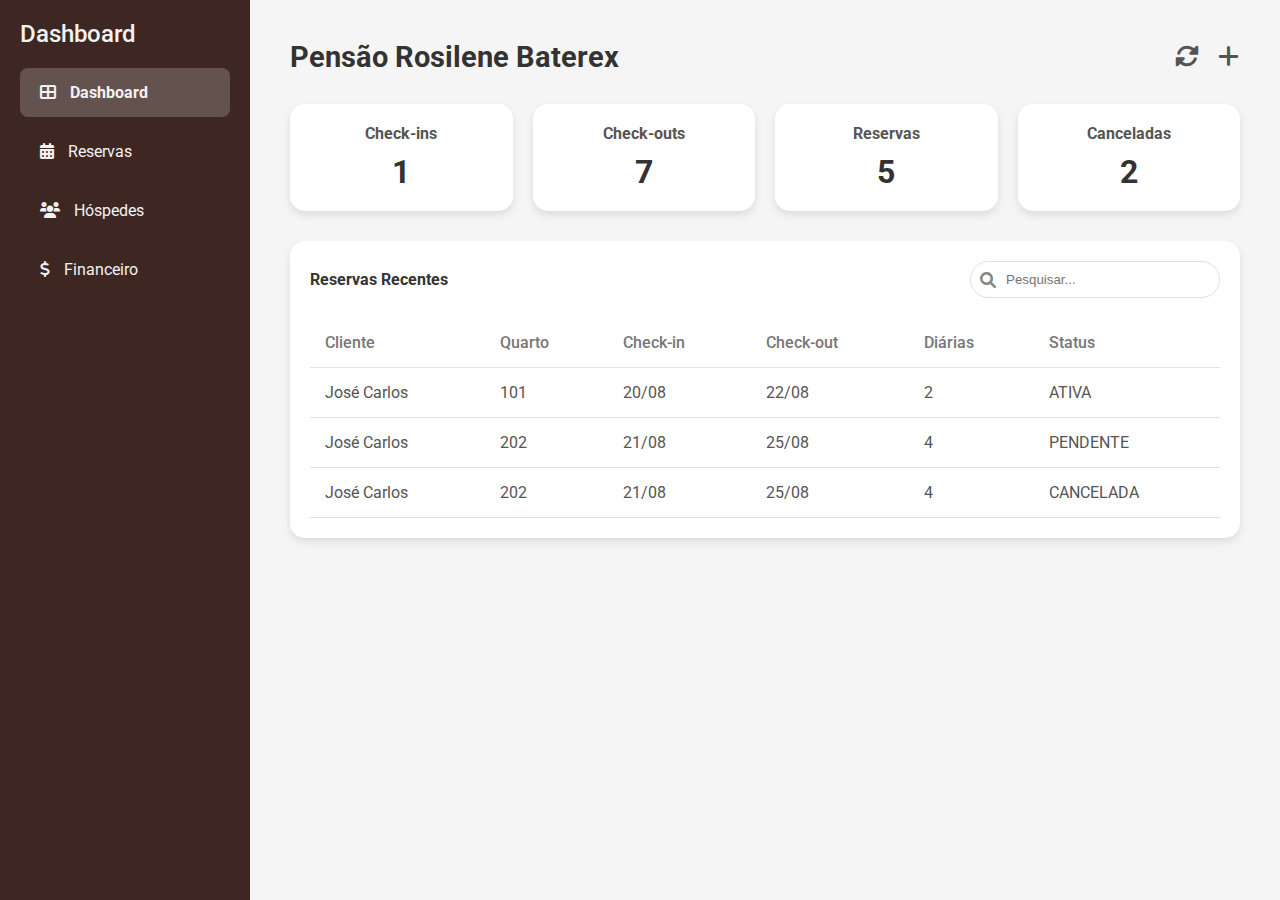
<file: index.html>
<!DOCTYPE html>
<html lang="pt-br">
<head>
    <meta charset="UTF-8">
    <meta name="viewport" content="width=device-width, initial-scale=1.0">
    <title>Pensão Rosilene Baterex | Dashboard</title>
    <link rel="stylesheet" href="style.css">
    <link rel="stylesheet" href="https://cdnjs.cloudflare.com/ajax/libs/font-awesome/6.0.0-beta3/css/all.min.css">
</head>
<body>
    <div class="container">
        <aside class="sidebar">
            <div class="sidebar-header">
                <h3>Dashboard</h3>
            </div>
            <nav class="sidebar-nav">
                <ul>
                    <li class="active"><a href="index.html"><i class="fas fa-th-large"></i> Dashboard</a></li>
                    <li><a href="reservas.html"><i class="fas fa-calendar-alt"></i> Reservas</a></li>
                    <li><a href="hospedes.html"><i class="fas fa-users"></i> Hóspedes</a></li>
                    <li><a href="financeiro.html"><i class="fas fa-dollar-sign"></i> Financeiro</a></li>
                </ul>
            </nav>
            <div class="sidebar-footer">
            </div>
        </aside>

        <main class="main-content">
            <header class="main-header">
                <h2>Pensão Rosilene Baterex</h2>
                <div class="header-actions">
                    <button><i class="fas fa-sync-alt"></i></button>
                    <button><i class="fas fa-plus"></i></button>
                </div>
            </header>

            <section class="summary-cards">
                <div class="card">
                    <h4>Check-ins</h4>
                    <p>1</p>
                </div>
                <div class="card">
                    <h4>Check-outs</h4>
                    <p>7</p>
                </div>
                <div class="card">
                    <h4>Reservas</h4>
                    <p>5</p>
                </div>
                <div class="card">
                    <h4>Canceladas</h4>
                    <p>2</p>
                </div>
            </section>

            <section class="recent-reservations">
                <div class="table-header">
                    <h4>Reservas Recentes</h4>
                    <div class="search-box">
                        <i class="fas fa-search"></i>
                        <input type="text" placeholder="Pesquisar...">
                    </div>
                </div>
                <table class="reservations-table">
                    <thead>
                        <tr>
                            <th>Cliente</th>
                            <th>Quarto</th>
                            <th>Check-in</th>
                            <th>Check-out</th>
                            <th>Diárias</th>
                            <th>Status</th>
                        </tr>
                    </thead>
                    <tbody>
                        <tr>
                            <td>José Carlos</td>
                            <td>101</td>
                            <td>20/08</td>
                            <td>22/08</td>
                            <td>2</td>
                            <td>ATIVA</td>
                        </tr>
                        <tr>
                            <td>José Carlos</td>
                            <td>202</td>
                            <td>21/08</td>
                            <td>25/08</td>
                            <td>4</td>
                            <td>PENDENTE</td>
                        </tr>
                        <tr>
                            <td>José Carlos</td>
                            <td>202</td>
                            <td>21/08</td>
                            <td>25/08</td>
                            <td>4</td>
                            <td>CANCELADA</td>
                        </tr>
                    </tbody>
                </table>
            </section>
        </main>
    </div>
</body>
</html>
</file>
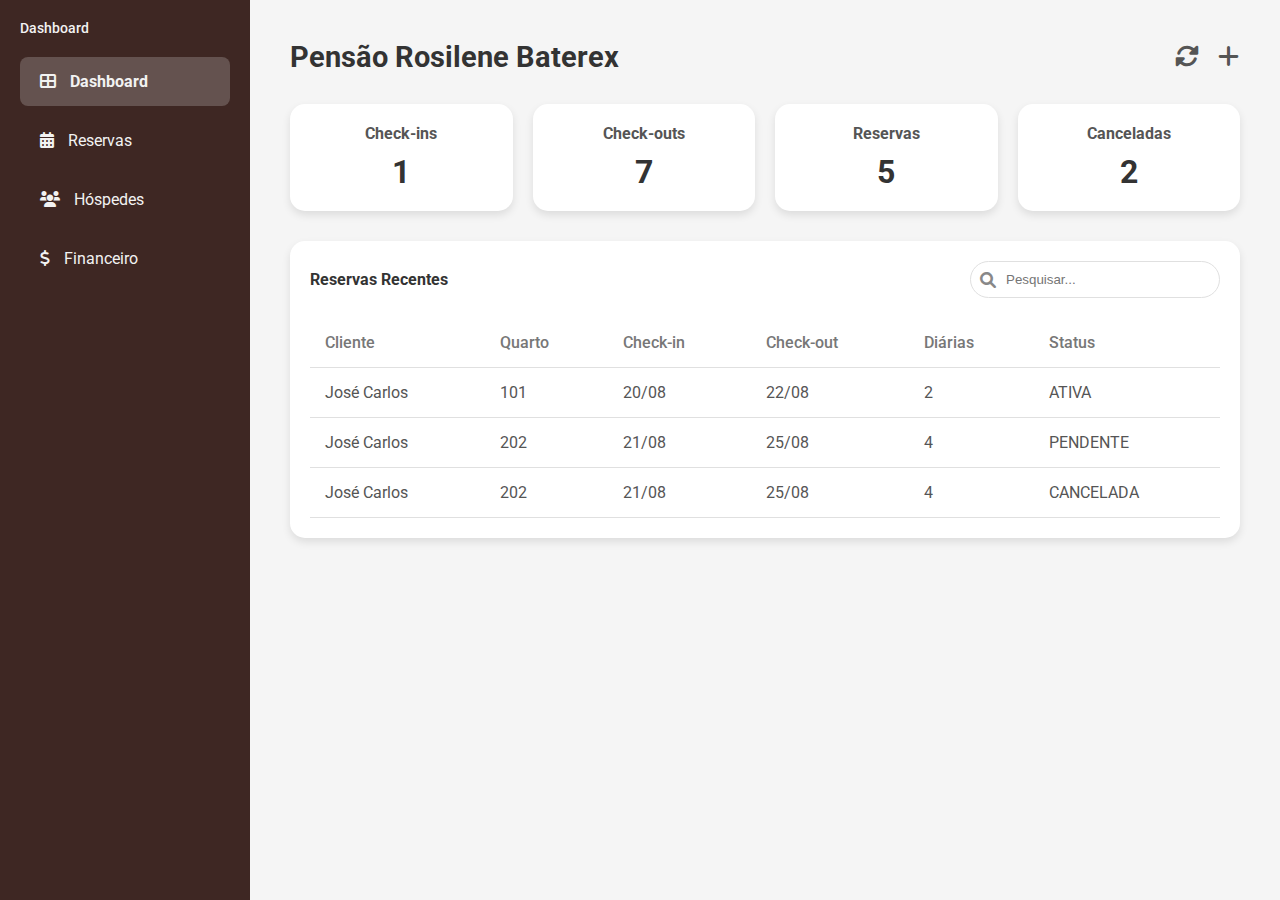
<file: HTML/index.html>
<!DOCTYPE html>
<html lang="pt-br">
<head>
    <meta charset="UTF-8">
    <meta name="viewport" content="width=device-width, initial-scale=1.0">
    <title>Pensão Rosilene Baterex | Dashboard</title>
    <link rel="stylesheet" href="../css/style.css">
    <link rel="stylesheet" href="https://cdnjs.cloudflare.com/ajax/libs/font-awesome/6.0.0-beta3/css/all.min.css">
</head>
<body>
    <div class="container">
        <aside class="sidebar">
            <div class="sidebar-header">
                <h3>Dashboard</h3>
            </div>
            <nav class="sidebar-nav">
                <ul>
                    <li class="active"><a href="index.html"><i class="fas fa-th-large"></i> Dashboard</a></li>
                    <li><a href="reservas.html"><i class="fas fa-calendar-alt"></i> Reservas</a></li>
                    <li><a href="hospedes.html"><i class="fas fa-users"></i> Hóspedes</a></li>
                    <li><a href="financeiro.html"><i class="fas fa-dollar-sign"></i> Financeiro</a></li>
                </ul>
            </nav>
            <div class="sidebar-footer">
            </div>
        </aside>

        <main class="main-content">
            <header class="main-header">
                <h2>Pensão Rosilene Baterex</h2>
                <div class="header-actions">
                    <button><i class="fas fa-sync-alt"></i></button>
                    <button><i class="fas fa-plus"></i></button>
                </div>
            </header>

            <section class="summary-cards">
                <div class="card">
                    <h4>Check-ins</h4>
                    <p>1</p>
                </div>
                <div class="card">
                    <h4>Check-outs</h4>
                    <p>7</p>
                </div>
                <div class="card">
                    <h4>Reservas</h4>
                    <p>5</p>
                </div>
                <div class="card">
                    <h4>Canceladas</h4>
                    <p>2</p>
                </div>
            </section>

            <section class="recent-reservations">
                <div class="table-header">
                    <h4>Reservas Recentes</h4>
                    <div class="search-box">
                        <i class="fas fa-search"></i>
                        <input type="text" placeholder="Pesquisar...">
                    </div>
                </div>
                <table class="reservations-table">
                    <thead>
                        <tr>
                            <th>Cliente</th>
                            <th>Quarto</th>
                            <th>Check-in</th>
                            <th>Check-out</th>
                            <th>Diárias</th>
                            <th>Status</th>
                        </tr>
                    </thead>
                    <tbody>
                        <tr>
                            <td>José Carlos</td>
                            <td>101</td>
                            <td>20/08</td>
                            <td>22/08</td>
                            <td>2</td>
                            <td>ATIVA</td>
                        </tr>
                        <tr>
                            <td>José Carlos</td>
                            <td>202</td>
                            <td>21/08</td>
                            <td>25/08</td>
                            <td>4</td>
                            <td>PENDENTE</td>
                        </tr>
                        <tr>
                            <td>José Carlos</td>
                            <td>202</td>
                            <td>21/08</td>
                            <td>25/08</td>
                            <td>4</td>
                            <td>CANCELADA</td>
                        </tr>
                    </tbody>
                </table>
            </section>
        </main>
    </div>
</body>
</html>
</file>
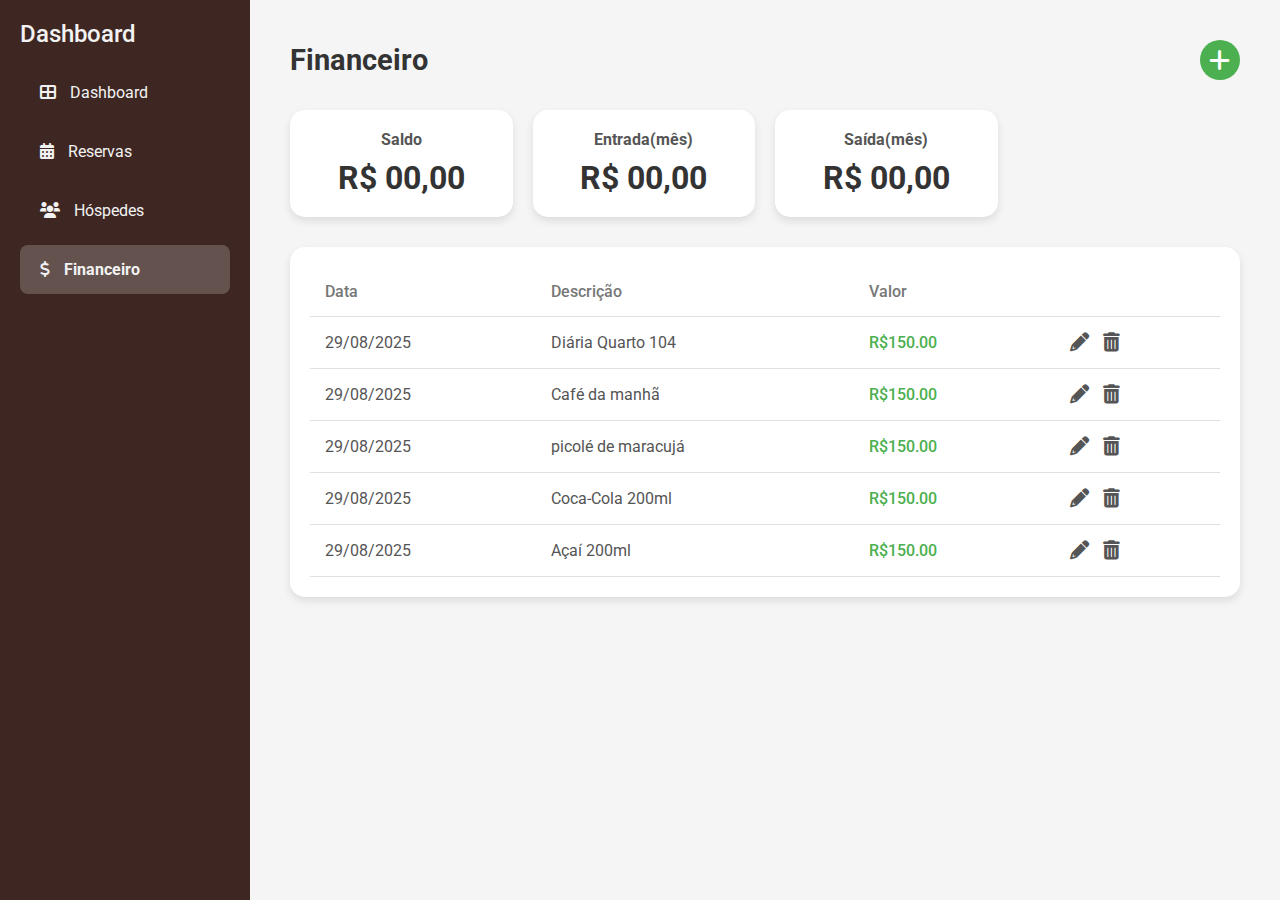
<file: Financeiro.html>
<!DOCTYPE html>
<html lang="pt-br">
<head>
    <meta charset="UTF-8">
    <meta name="viewport" content="width=device-width, initial-scale=1.0">
    <title>Pensão Rosilene Baterex | Financeiro</title>
    <link rel="stylesheet" href="style.css">
    <link rel="stylesheet" href="https://cdnjs.cloudflare.com/ajax/libs/font-awesome/6.0.0-beta3/css/all.min.css">
</head>
<body>
    <div class="container">
        <aside class="sidebar">
            <div class="sidebar-header">
                <h3>Dashboard</h3>
            </div>
            <nav class="sidebar-nav">
                <ul>
                    <li><a href="index.html"><i class="fas fa-th-large"></i> Dashboard</a></li>
                    <li><a href="reservas.html"><i class="fas fa-calendar-alt"></i> Reservas</a></li>
                    <li><a href="hospedes.html"><i class="fas fa-users"></i> Hóspedes</a></li>
                    <li class="active"><a href="financeiro.html"><i class="fas fa-dollar-sign"></i> Financeiro</a></li>
                </ul>
            </nav>
            <div class="sidebar-footer">
            </div>
        </aside>

        <main class="main-content">
            <header class="main-header">
                <h2>Financeiro</h2>
                <button class="btn-add"><i class="fas fa-plus"></i></button>
            </header>

            <section class="summary-cards">
                <div class="card">
                    <h4>Saldo</h4>
                    <p>R$ 00,00</p>
                </div>
                <div class="card">
                    <h4>Entrada(mês)</h4>
                    <p>R$ 00,00</p>
                </div>
                <div class="card">
                    <h4>Saída(mês)</h4>
                    <p>R$ 00,00</p>
                </div>
            </section>

            <section class="recent-reservations">
                <table class="reservations-table">
                    <thead>
                        <tr>
                            <th>Data</th>
                            <th>Descrição</th>
                            <th>Valor</th>
                            <th></th>
                        </tr>
                    </thead>
                    <tbody>
                        <tr>
                            <td>29/08/2025</td>
                            <td>Diária Quarto 104</td>
                            <td class="finance-value-green">R$150.00</td>
                            <td class="finance-actions">
                                <i class="fas fa-pencil-alt"></i>
                                <i class="fas fa-trash-alt"></i>
                            </td>
                        </tr>
                        <tr>
                            <td>29/08/2025</td>
                            <td>Café da manhã</td>
                            <td class="finance-value-green">R$150.00</td>
                            <td class="finance-actions">
                                <i class="fas fa-pencil-alt"></i>
                                <i class="fas fa-trash-alt"></i>
                            </td>
                        </tr>
                        <tr>
                            <td>29/08/2025</td>
                            <td>picolé de maracujá</td>
                            <td class="finance-value-green">R$150.00</td>
                            <td class="finance-actions">
                                <i class="fas fa-pencil-alt"></i>
                                <i class="fas fa-trash-alt"></i>
                            </td>
                        </tr>
                        <tr>
                            <td>29/08/2025</td>
                            <td>Coca-Cola 200ml</td>
                            <td class="finance-value-green">R$150.00</td>
                            <td class="finance-actions">
                                <i class="fas fa-pencil-alt"></i>
                                <i class="fas fa-trash-alt"></i>
                            </td>
                        </tr>
                        <tr>
                            <td>29/08/2025</td>
                            <td>Açaí 200ml</td>
                            <td class="finance-value-green">R$150.00</td>
                            <td class="finance-actions">
                                <i class="fas fa-pencil-alt"></i>
                                <i class="fas fa-trash-alt"></i>
                            </td>
                        </tr>
                    </tbody>
                </table>
            </section>
        </main>
    </div>
</body>
</html>
</file>
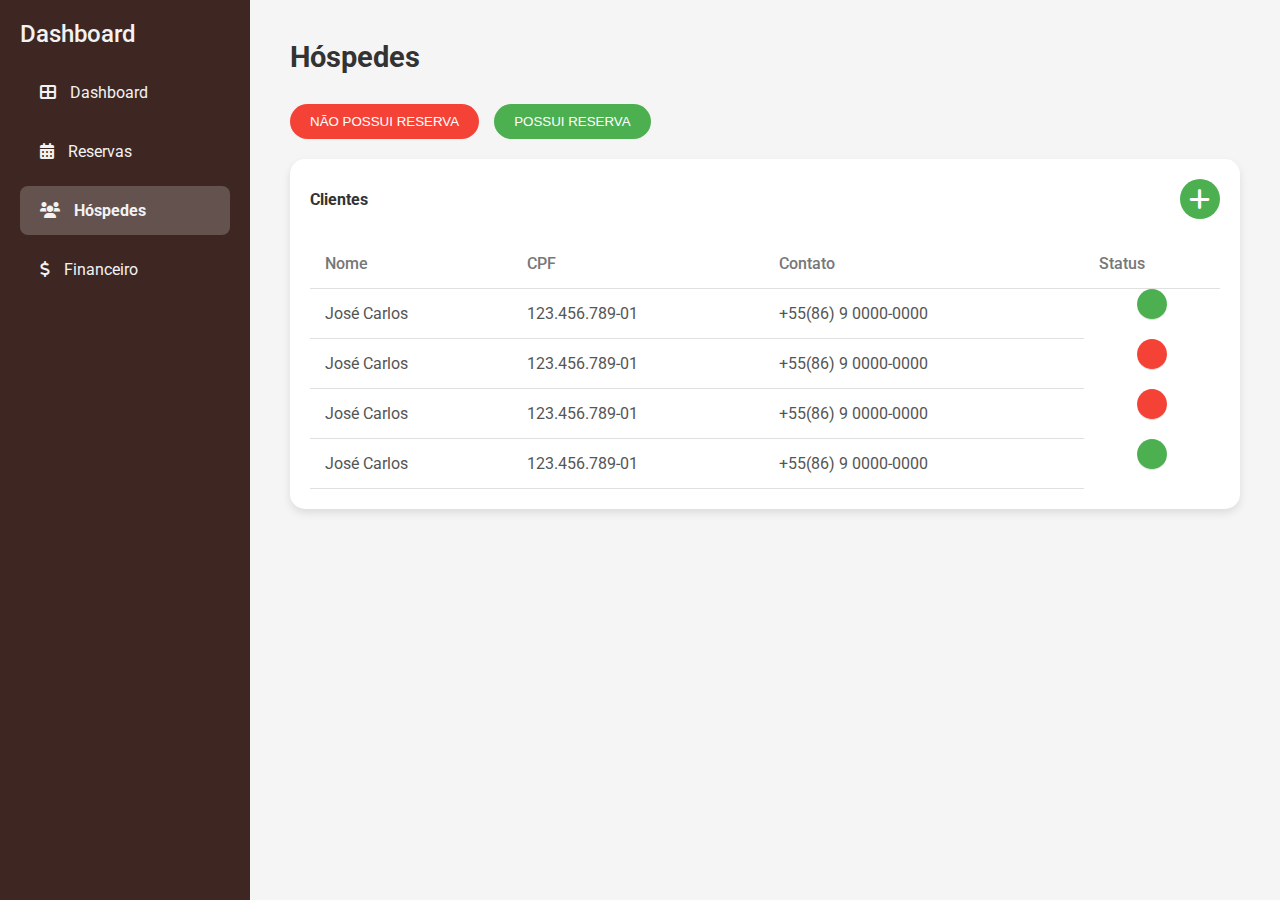
<file: Hospedes.html>
<!DOCTYPE html>
<html lang="pt-br">
<head>
    <meta charset="UTF-8">
    <meta name="viewport" content="width=device-width, initial-scale=1.0">
    <title>Pensão Rosilene Baterex | Hóspedes</title>
    <link rel="stylesheet" href="style.css">
    <link rel="stylesheet" href="https://cdnjs.cloudflare.com/ajax/libs/font-awesome/6.0.0-beta3/css/all.min.css">
</head>
<body>
    <div class="container">
        <aside class="sidebar">
            <div class="sidebar-header">
                <h3>Dashboard</h3>
            </div>
            <nav class="sidebar-nav">
                <ul>
                    <li><a href="index.html"><i class="fas fa-th-large"></i> Dashboard</a></li>
                    <li><a href="reservas.html"><i class="fas fa-calendar-alt"></i> Reservas</a></li>
                    <li class="active"><a href="hospedes.html"><i class="fas fa-users"></i> Hóspedes</a></li>
                    <li><a href="financeiro.html"><i class="fas fa-dollar-sign"></i> Financeiro</a></li>
                </ul>
            </nav>
            <div class="sidebar-footer">
            </div>
        </aside>

        <main class="main-content">
            <header class="main-header">
                <h2>Hóspedes</h2>
            </header>

            <section class="action-buttons">
                <button class="btn btn-red">NÃO POSSUI RESERVA</button>
                <button class="btn btn-green">POSSUI RESERVA</button>
            </section>
            
            <section class="recent-reservations">
                <div class="table-header">
                    <h4>Clientes</h4>
                    <button class="btn-add"><i class="fas fa-plus"></i></button>
                </div>
                <table class="reservations-table">
                    <thead>
                        <tr>
                            <th>Nome</th>
                            <th>CPF</th>
                            <th>Contato</th>
                            <th>Status</th>
                        </tr>
                    </thead>
                    <tbody>
                        <tr>
                            <td>José Carlos</td>
                            <td>123.456.789-01</td>
                            <td>+55(86) 9 0000-0000</td>
                            <td class="status-green"></td>
                        </tr>
                        <tr>
                            <td>José Carlos</td>
                            <td>123.456.789-01</td>
                            <td>+55(86) 9 0000-0000</td>
                            <td class="status-red"></td>
                        </tr>
                         <tr>
                            <td>José Carlos</td>
                            <td>123.456.789-01</td>
                            <td>+55(86) 9 0000-0000</td>
                            <td class="status-red"></td>
                        </tr>
                        <tr>
                            <td>José Carlos</td>
                            <td>123.456.789-01</td>
                            <td>+55(86) 9 0000-0000</td>
                            <td class="status-green"></td>
                        </tr>
                    </tbody>
                </table>
            </section>
        </main>
    </div>
</body>
</html>
</file>
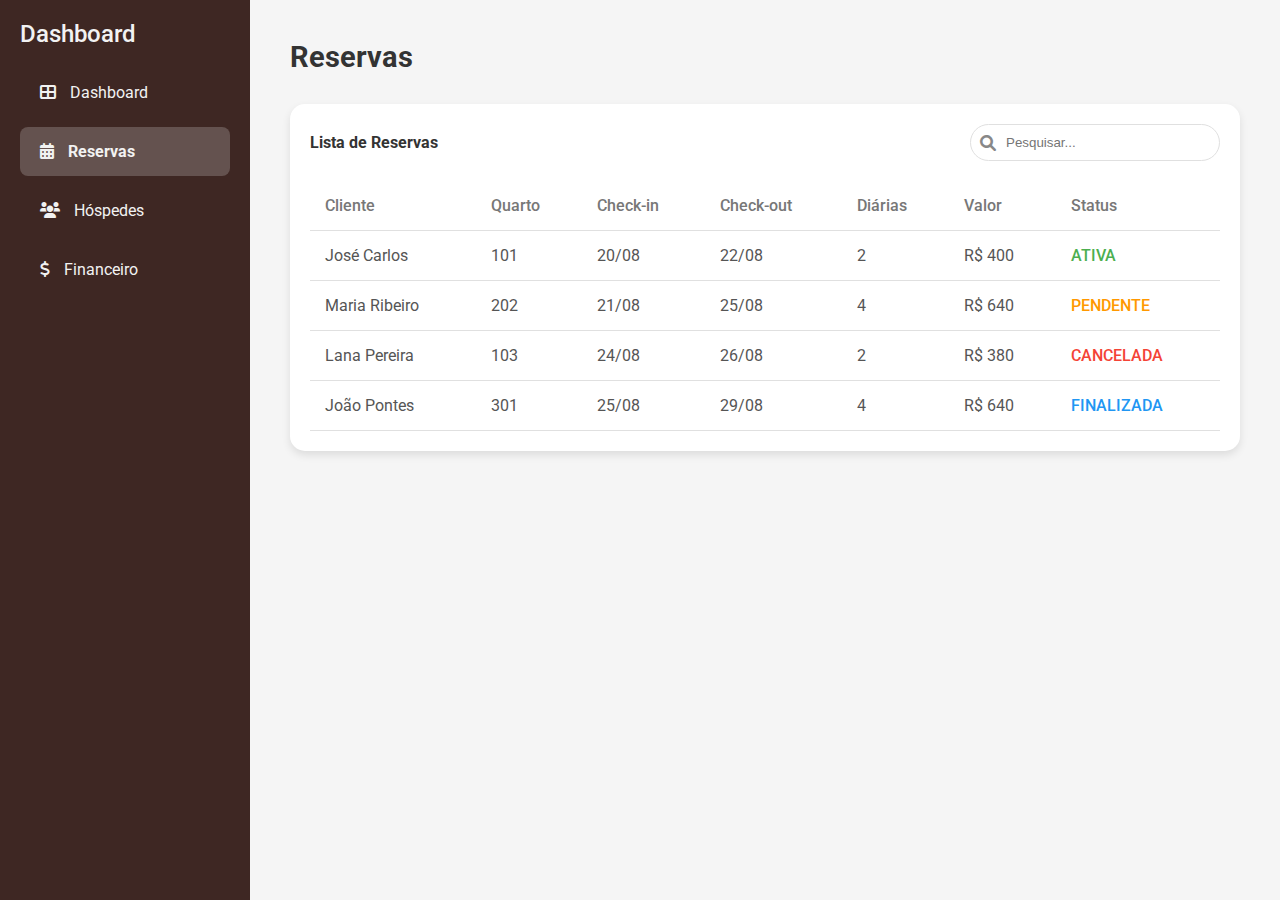
<file: Reservas.html>
<!DOCTYPE html>
<html lang="pt-br">
<head>
    <meta charset="UTF-8">
    <meta name="viewport" content="width=device-width, initial-scale=1.0">
    <title>Pensão Rosilene Baterex | Reservas</title>
    <link rel="stylesheet" href="style.css">
    <link rel="stylesheet" href="https://cdnjs.cloudflare.com/ajax/libs/font-awesome/6.0.0-beta3/css/all.min.css">
</head>
<body>
    <div class="container">
        <aside class="sidebar">
            <div class="sidebar-header">
                <h3>Dashboard</h3>
            </div>
            <nav class="sidebar-nav">
                <ul>
                    <li><a href="index.html"><i class="fas fa-th-large"></i> Dashboard</a></li>
                    <li class="active"><a href="reservas.html"><i class="fas fa-calendar-alt"></i> Reservas</a></li>
                    <li><a href="hospedes.html"><i class="fas fa-users"></i> Hóspedes</a></li>
                    <li><a href="financeiro.html"><i class="fas fa-dollar-sign"></i> Financeiro</a></li>
                </ul>
            </nav>
            <div class="sidebar-footer">
            </div>
        </aside>

        <main class="main-content">
            <header class="main-header">
                <h2>Reservas</h2>
            </header>
            
            <section class="recent-reservations">
                <div class="table-header">
                    <h4>Lista de Reservas</h4>
                    <div class="search-box">
                        <i class="fas fa-search"></i>
                        <input type="text" placeholder="Pesquisar...">
                    </div>
                </div>
                <table class="reservations-table">
                    <thead>
                        <tr>
                            <th>Cliente</th>
                            <th>Quarto</th>
                            <th>Check-in</th>
                            <th>Check-out</th>
                            <th>Diárias</th>
                            <th>Valor</th>
                            <th>Status</th>
                        </tr>
                    </thead>
                    <tbody>
                        <tr>
                            <td>José Carlos</td>
                            <td>101</td>
                            <td>20/08</td>
                            <td>22/08</td>
                            <td>2</td>
                            <td>R$ 400</td>
                            <td class="status-active">ATIVA</td>
                        </tr>
                        <tr>
                            <td>Maria Ribeiro</td>
                            <td>202</td>
                            <td>21/08</td>
                            <td>25/08</td>
                            <td>4</td>
                            <td>R$ 640</td>
                            <td class="status-pending">PENDENTE</td>
                        </tr>
                         <tr>
                            <td>Lana Pereira</td>
                            <td>103</td>
                            <td>24/08</td>
                            <td>26/08</td>
                            <td>2</td>
                            <td>R$ 380</td>
                            <td class="status-cancelled">CANCELADA</td>
                        </tr>
                        <tr>
                            <td>João Pontes</td>
                            <td>301</td>
                            <td>25/08</td>
                            <td>29/08</td>
                            <td>4</td>
                            <td>R$ 640</td>
                            <td class="status-finished">FINALIZADA</td>
                        </tr>
                    </tbody>
                </table>
            </section>
        </main>
    </div>
</body>
</html>
</file>
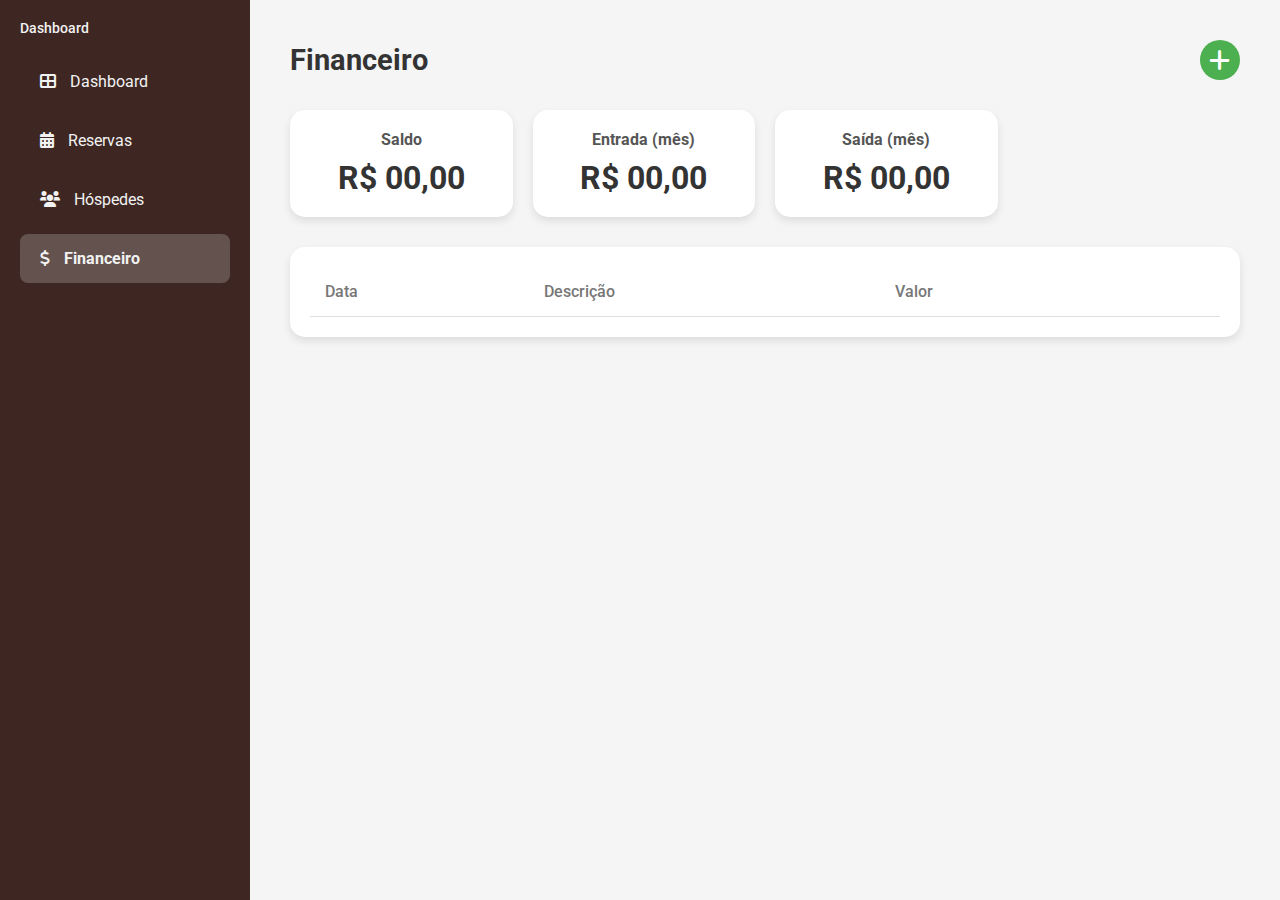
<file: HTML/Financeiro.html>
<!DOCTYPE html>
<html lang="pt-br">

<head>
    <meta charset="UTF-8">
    <meta name="viewport" content="width=device-width, initial-scale=1.0">
    <title>Pensão Rosilene Baterex | Financeiro</title>
    <link rel="stylesheet" href="../css/style.css">
    <link rel="stylesheet" href="../css/dialogFinance.css">
    <link rel="stylesheet" href="https://cdnjs.cloudflare.com/ajax/libs/font-awesome/6.0.0-beta3/css/all.min.css">
</head>

<body>
    <div class="container">
        <aside class="sidebar">
            <div class="sidebar-header">
                <h3>Dashboard</h3>
            </div>
            <nav class="sidebar-nav">
                <ul>
                    <li><a href="index.html"><i class="fas fa-th-large"></i> Dashboard</a></li>
                    <li><a href="reservas.html"><i class="fas fa-calendar-alt"></i> Reservas</a></li>
                    <li><a href="hospedes.html"><i class="fas fa-users"></i> Hóspedes</a></li>
                    <li class="active"><a href="financeiro.html"><i class="fas fa-dollar-sign"></i> Financeiro</a></li>
                </ul>
            </nav>
        </aside>
        <main class="main-content">
            <header class="main-header">
                <h2>Financeiro</h2> <button class="btn-add" id="btn-open-dialog"><i class="fas fa-plus"></i></button>
            </header>
            <section class="summary-cards">
                <div class="card">
                    <h4>Saldo</h4>
                    <p id="card-saldo">R$ 00,00</p>
                </div>
                <div class="card">
                    <h4>Entrada (mês)</h4>
                    <p id="card-entrada">R$ 00,00</p>
                </div>
                <div class="card">
                    <h4>Saída (mês)</h4>
                    <p id="card-saida">R$ 00,00</p>
                </div>
            </section>
            <section class="recent-reservations">
                <table class="reservations-table">
                    <thead>
                        <tr>
                            <th>Data</th>
                            <th>Descrição</th>
                            <th>Valor</th>
                            <th></th>
                        </tr>
                    </thead>
                    <tbody id="finance-tbody"></tbody>
                </table>
            </section> <!-- Dialog -->
           <dialog id="finance-dialog" class="finance-dialog">
    <form id="finance-form">
        <h3>Adicionar Movimento</h3>

        <label for="pagamento-hospede">Hóspede:</label>
        <select id="pagamento-hospede" required>
            <option value="">Selecione um hóspede</option>
        </select>

        <label for="pagamento-reserva">Reserva:</label>
        <select id="pagamento-reserva" required disabled>
            <option value="">Selecione uma reserva</option>
        </select>

        <label for="finance-metodo">Método de pagamento:</label>
        <select id="finance-metodo" required>
            <option value="PIX">PIX</option>
            <option value="DINHEIRO">DINHEIRO</option>
            <option value="CARTAO">CARTAO</option>
            <option value="BOLETO">BOLETO</option>
        </select>

        <label for="finance-valor">Valor (R$):</label>
        <input type="number" id="finance-valor" step="0.01" required>

        <label for="finance-data">Data:</label>
        <input type="date" id="finance-data" required>

        <div class="dialog-actions">
            <button type="submit" class="btn-confirmar">Adicionar</button>
            <button type="button" id="btn-cancelar" class="btn-cancelar">Cancelar</button>
        </div>
    </form>
</dialog>
        </main>
    </div>
    <script src="../scripts/APIs/HttpAPI.js"></script>
    <script src="../scripts/Finance.js"></script>
    <script src="../scripts/ListarPagamentos.js"></script>
</body>

</html>
</file>
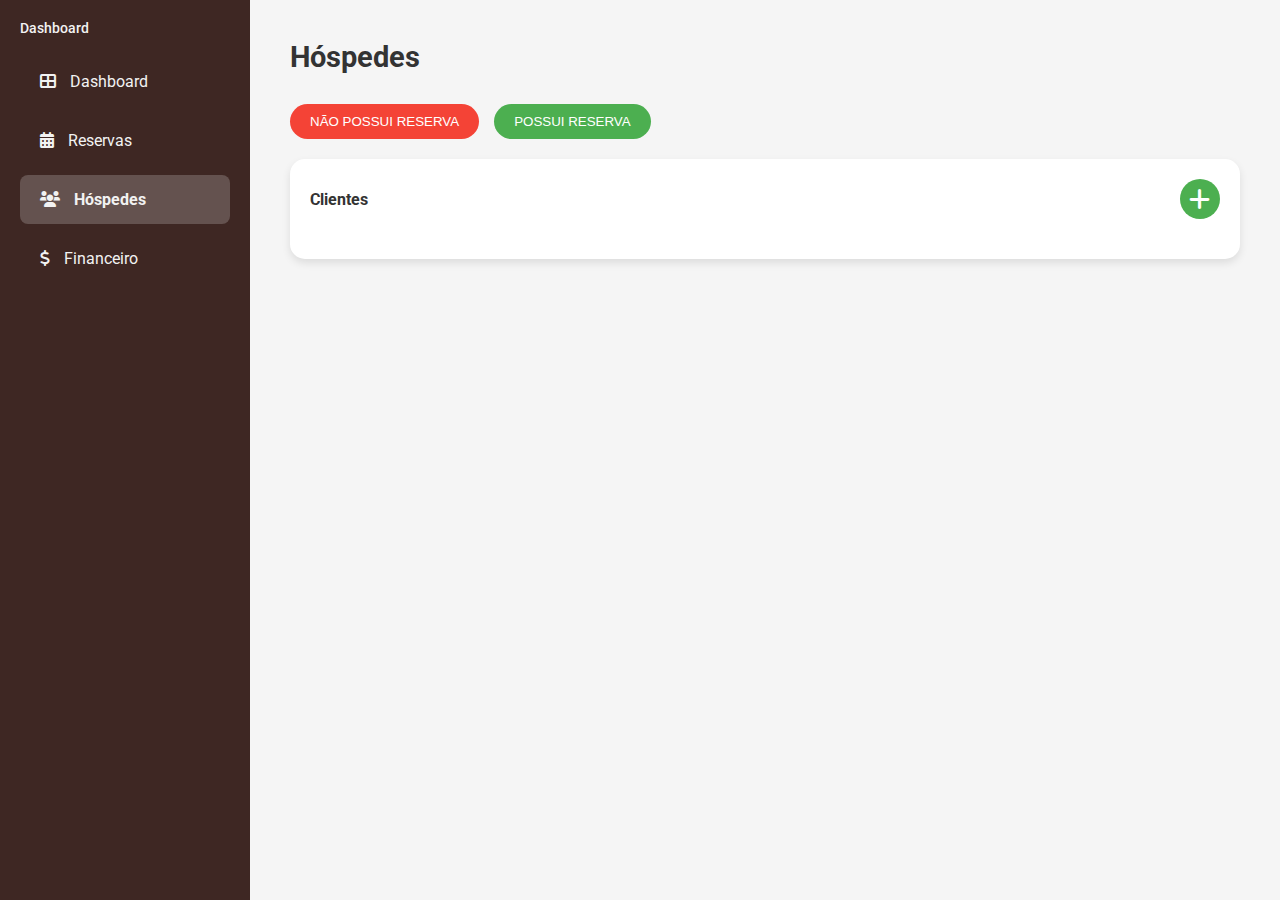
<file: HTML/Hospedes.html>
<!DOCTYPE html>
<html lang="pt-br">
<head>
    <meta charset="UTF-8">
    <meta name="viewport" content="width=device-width, initial-scale=1.0">
    <title>Pensão Rosilene Baterex | Hóspedes</title>
    <link rel="stylesheet" href="../css/style.css">
    <link rel="stylesheet" href="https://cdnjs.cloudflare.com/ajax/libs/font-awesome/6.0.0-beta3/css/all.min.css">
</head>
<body>
    <div class="container">
        <aside class="sidebar">
            <div class="sidebar-header">
                <h3>Dashboard</h3>
            </div>
            <nav class="sidebar-nav">
                <ul>
                    <li><a href="index.html"><i class="fas fa-th-large"></i> Dashboard</a></li>
                    <li><a href="reservas.html"><i class="fas fa-calendar-alt"></i> Reservas</a></li>
                    <li class="active"><a href="hospedes.html"><i class="fas fa-users"></i> Hóspedes</a></li>
                    <li><a href="financeiro.html"><i class="fas fa-dollar-sign"></i> Financeiro</a></li>
                </ul>
            </nav>
            <div class="sidebar-footer">
            </div>
        </aside>

        <main class="main-content">
            <header class="main-header">
                <h2>Hóspedes</h2>
            </header>

            <section class="action-buttons">
                <button class="btn btn-red">NÃO POSSUI RESERVA</button>
                <button class="btn btn-green">POSSUI RESERVA</button>
            </section>
            
            <section class="recent-reservations">
                <div class="table-header">
                    <h4>Clientes</h4>
                    <button class="btn-add" ><i class="fas fa-plus"></i></button>
                    <dialog id="addHos">
                        <div class="dialogElements">
                            <button id="outDialog">fechar</button>
                            <form action="">
                                <label for="">Nome do hospede</label>
                                <input type="text" name="" id="nomeHospede" placeholder="Nome Completo">

                                <label for="">Telefone</label>
                                <input type="text" name="" id="telefoneHospede" placeholder="(00) 00000-0000">

                                <label for="">CPF</label>
                                <input type="text" name="" id="cpfHospede" placeholder="000.000.000-00">

                                <input type="button" value="Adicionar" id="saveBtn">
                            </form>
                        </div>
                    </dialog>
                </div>
                <table class="reservations-table">
                    <thead>
                    </thead>
                    <tbody>
                    </tbody>
                </table>
            </section>
        </main>
    </div>
</body>
<script src="../scripts/ApiAddHos.js"></script>
</html>
</file>
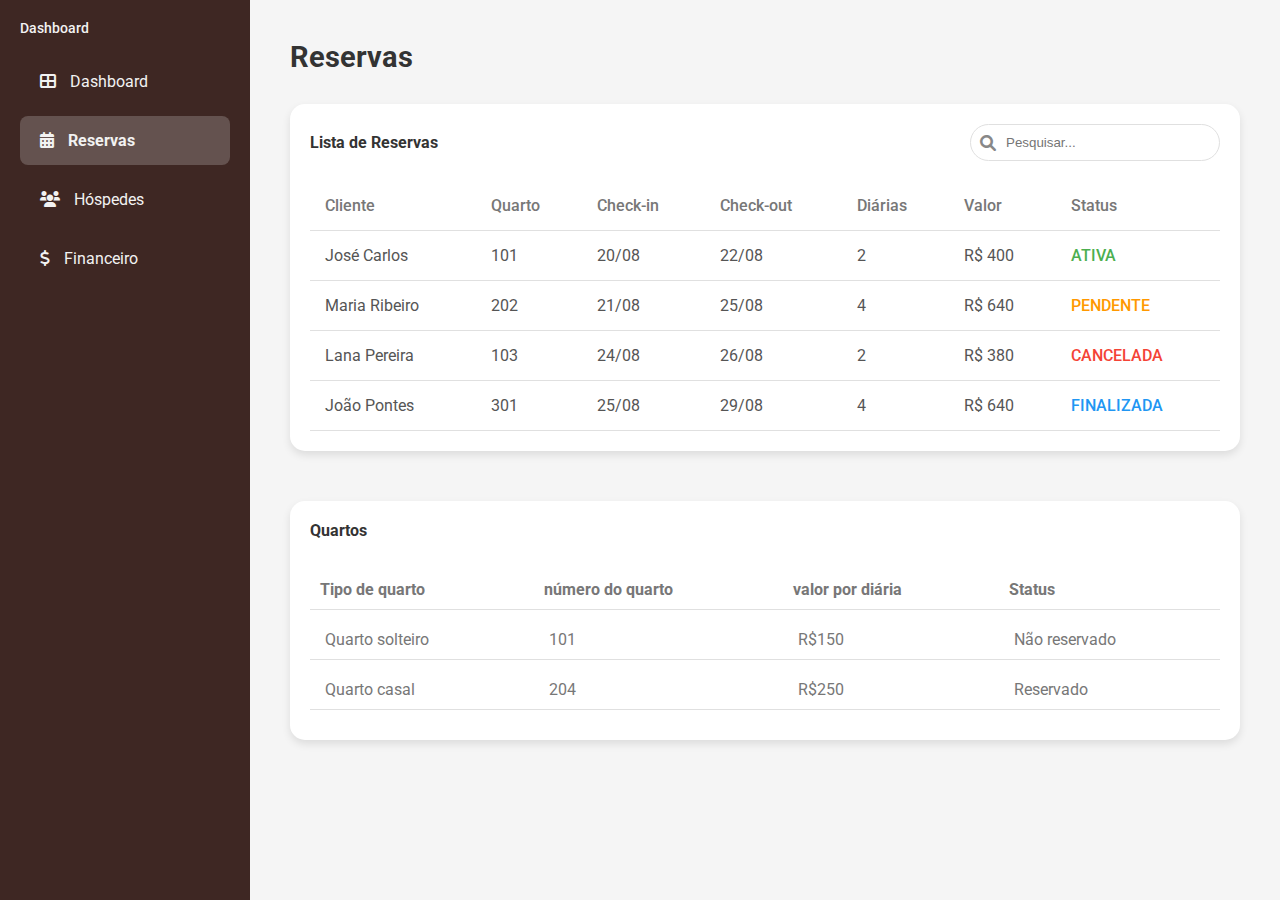
<file: HTML/Reservas.html>
<!DOCTYPE html>
<html lang="pt-br">
<head>
    <meta charset="UTF-8">
    <meta name="viewport" content="width=device-width, initial-scale=1.0">
    <title>Pensão Rosilene Baterex | Reservas</title>
    <link rel="stylesheet" href="../css/style.css">
    <link rel="stylesheet" href="https://cdnjs.cloudflare.com/ajax/libs/font-awesome/6.0.0-beta3/css/all.min.css">
    <link rel="stylesheet" href="../css/roomsStyle.css">
</head>
<body>
    <div class="container">
        <aside class="sidebar">
            <div class="sidebar-header">
                <h3>Dashboard</h3>
            </div>
            <nav class="sidebar-nav">
                <ul>
                    <li><a href="index.html"><i class="fas fa-th-large"></i> Dashboard</a></li>
                    <li class="active"><a href="reservas.html"><i class="fas fa-calendar-alt"></i> Reservas</a></li>
                    <li><a href="hospedes.html"><i class="fas fa-users"></i> Hóspedes</a></li>
                    <li><a href="financeiro.html"><i class="fas fa-dollar-sign"></i> Financeiro</a></li>
                </ul>
            </nav>
            <div class="sidebar-footer">
            </div>
        </aside>

        <main class="main-content">
            <header class="main-header">
                <h2>Reservas</h2>
            </header>
            
            <section class="recent-reservations">
                <div class="table-header">
                    <h4>Lista de Reservas</h4>
                    <div class="search-box">
                        <i class="fas fa-search"></i>
                        <input type="text" placeholder="Pesquisar...">
                    </div>
                </div>
                <table class="reservations-table">
                    <thead>
                        <tr>
                            <th>Cliente</th>
                            <th>Quarto</th>
                            <th>Check-in</th>
                            <th>Check-out</th>
                            <th>Diárias</th>
                            <th>Valor</th>
                            <th>Status</th>
                        </tr>
                    </thead>
                    <tbody>
                        <tr>
                            <td>José Carlos</td>
                            <td>101</td>
                            <td>20/08</td>
                            <td>22/08</td>
                            <td>2</td>
                            <td>R$ 400</td>
                            <td class="status-active">ATIVA</td>
                        </tr>
                        <tr>
                            <td>Maria Ribeiro</td>
                            <td>202</td>
                            <td>21/08</td>
                            <td>25/08</td>
                            <td>4</td>
                            <td>R$ 640</td>
                            <td class="status-pending">PENDENTE</td>
                        </tr>
                         <tr>
                            <td>Lana Pereira</td>
                            <td>103</td>
                            <td>24/08</td>
                            <td>26/08</td>
                            <td>2</td>
                            <td>R$ 380</td>
                            <td class="status-cancelled">CANCELADA</td>
                        </tr>
                        <tr>
                            <td>João Pontes</td>
                            <td>301</td>
                            <td>25/08</td>
                            <td>29/08</td>
                            <td>4</td>
                            <td>R$ 640</td>
                            <td class="status-finished">FINALIZADA</td>
                        </tr>
                    </tbody>
                </table>
            </section>

            <section class="roomSection">
                <div class="table-rooms-header">
                    <h4>Quartos</h4>
                    
                       
                    
                </div>
                 <table class="tablerooms">
                    <thead>
                    <tr>
                    <th>Tipo de quarto</th>
                        <th>número do quarto</th>
                        <th>valor por diária</th>
                        <th>Status</th>
                        </tr>
                 </thead>
                 <tbody>
                    <tr>
                    <td>Quarto solteiro</td>
                    <td>101</td>
                    <td>R$150</td>
                    <td>Não reservado</td>
                    </tr>

                    <tr>
                    <td>Quarto casal</td>
                    <td>204</td>
                    <td>R$250</td>
                    <td>Reservado</td>
                    </tr>   
                 </tbody>
                </table>
                        
            </section>
        </main>
    </div>
</body>
</html>
</file>
<file: style.css>
/* Importa a fonte do Google Fonts */
@import url('https://fonts.googleapis.com/css2?family=Roboto:wght@400;500;700&display=swap');

/* Define as cores e sombras em variáveis CSS para fácil manutenção */
:root {
    --bg-dark: #3e2723;
    --bg-light: #f5f5f5;
    --card-bg: #fff;
    --text-color: #333;
    --text-light: #f2f2f2;
    --border-color: #e0e0e0;
    --box-shadow: 0 4px 8px rgba(0,0,0,0.1);
}

/* Reseta as margens e paddings padrão do navegador e define o box-sizing */
* {
    box-sizing: border-box;
    margin: 0;
    padding: 0;
}

body {
    font-family: 'Roboto', sans-serif;
    background-color: var(--bg-light);
    color: var(--text-color);
}

/* O Flexbox organiza o menu lateral e o conteúdo principal lado a lado */
.container {
    display: flex;
    min-height: 100vh;
}

/* Estilos do Menu Lateral (Sidebar) */
.sidebar {
    width: 250px;
    background-color: var(--bg-dark);
    color: var(--text-light);
    display: flex;
    flex-direction: column;
    padding: 20px;
}

.sidebar-header {
    margin-bottom: 20px;
}

.sidebar-header h3 {
    font-size: 1.5em;
    font-weight: 500;
}

.sidebar-nav ul {
    list-style: none;
}

.sidebar-nav li {
    margin-bottom: 10px;
}

.sidebar-nav li a, .sidebar-footer a {
    display: block;
    padding: 15px 20px;
    border-radius: 8px;
    text-decoration: none;
    color: var(--text-light);
    transition: background-color 0.3s ease;
}

.sidebar-nav li a:hover {
    background-color: rgba(255, 255, 255, 0.1);
}

.sidebar-nav li.active a {
    background-color: rgba(255, 255, 255, 0.2);
    font-weight: 700;
}

.sidebar-nav a i, .sidebar-footer a i {
    margin-right: 10px;
}

/* Estilos do Conteúdo Principal */
.main-content {
    flex-grow: 1;
    padding: 40px;
}

.main-header {
    display: flex;
    justify-content: space-between;
    align-items: center;
    margin-bottom: 30px;
}

.main-header h2 {
    font-size: 1.8em;
    font-weight: 700;
}

.header-actions button {
    background: none;
    border: none;
    font-size: 1.5em;
    cursor: pointer;
    margin-left: 15px;
    color: #555;
    transition: color 0.3s;
}

.header-actions button:hover {
    color: #000;
}

/* Estilos dos Cartões de Resumo (usando CSS Grid) */
.summary-cards {
    display: grid;
    grid-template-columns: repeat(4, 1fr);
    gap: 20px;
    margin-bottom: 30px;
}

.card {
    background-color: var(--card-bg);
    border-radius: 15px;
    padding: 20px;
    box-shadow: var(--box-shadow);
    text-align: center;
}

.card h4 {
    margin-bottom: 10px;
    color: #555;
}

.card p {
    font-size: 2em;
    font-weight: 700;
}

/* Estilos da Tabela de Reservas e Hóspedes */
.recent-reservations {
    background-color: var(--card-bg);
    padding: 20px;
    border-radius: 15px;
    box-shadow: var(--box-shadow);
}

.table-header {
    display: flex;
    justify-content: space-between;
    align-items: center;
    margin-bottom: 20px;
}

.search-box {
    position: relative;
    display: flex;
    align-items: center;
}

.search-box i {
    position: absolute;
    left: 10px;
    color: #888;
}

.search-box input {
    padding: 10px 10px 10px 35px;
    border-radius: 20px;
    border: 1px solid var(--border-color);
    width: 250px;
}

.reservations-table {
    width: 100%;
    border-collapse: collapse;
}

.reservations-table th, .reservations-table td {
    text-align: left;
    padding: 15px;
    border-bottom: 1px solid var(--border-color);
}

.reservations-table th {
    font-weight: 500;
    color: #777;
}

.reservations-table td {
    color: #555;
}

/* Estilização para as cores dos status de Reservas */
.reservations-table td.status-active {
    color: #4CAF50;
    font-weight: 500;
}
.reservations-table td.status-pending {
    color: #ff9800;
    font-weight: 500;
}
.reservations-table td.status-cancelled {
    color: #f44336;
    font-weight: 500;
}
.reservations-table td.status-finished {
    color: #2196F3;
    font-weight: 500;
}

/* Estilos para os botões de filtro da página de Hóspedes */
.action-buttons {
    display: flex;
    justify-content: flex-start;
    gap: 15px;
    margin-bottom: 20px;
}

.btn {
    padding: 10px 20px;
    border: none;
    border-radius: 20px;
    font-weight: 500;
    cursor: pointer;
    transition: background-color 0.3s;
}

.btn-red {
    background-color: #f44336;
    color: white;
}

.btn-green {
    background-color: #4CAF50;
    color: white;
}

.btn-add {
    background-color: #4CAF50;
    color: white;
    border: none;
    border-radius: 50%;
    width: 40px;
    height: 40px;
    display: flex;
    align-items: center;
    justify-content: center;
    font-size: 1.5em;
    cursor: pointer;
}

/* Estilos para as bolinhas de status na tabela de Hóspedes */
.reservations-table td.status-green {
    background-color: #4CAF50;
    border-radius: 50%;
    width: 20px;
    height: 20px;
    display: block;
    margin: auto;
}

.reservations-table td.status-red {
    background-color: #f44336;
    border-radius: 50%;
    width: 20px;
    height: 20px;
    display: block;
    margin: auto;
}

/* Estilos específicos para a tabela de Financeiro */
.reservations-table td.finance-value-green {
    color: #4CAF50;
    font-weight: 500;
}

.reservations-table td.finance-actions i {
    color: #555;
    font-size: 1.2em;
    margin-left: 10px;
    cursor: pointer;
}
</file>
<file: css/style.css>
/* Importa a fonte do Google Fonts */
@import url('https://fonts.googleapis.com/css2?family=Roboto:wght@400;500;700&display=swap');

/* Define as cores e sombras em variáveis CSS para fácil manutenção */
:root {
    --bg-dark: #3e2723;
    --bg-light: #f5f5f5;
    --card-bg: #fff;
    --text-color: #333;
    --text-light: #f2f2f2;
    --border-color: #e0e0e0;
    --box-shadow: 0 4px 8px #0000001a;
}

/* Reseta as margens e paddings padrão do navegador e define o box-sizing */
* {
    box-sizing: border-box;
    margin: 0;
    padding: 0;
}

body {
    font-family: 'Roboto', sans-serif;
    background-color: var(--bg-light);
    color: var(--text-color);
}

/* O Flexbox organiza o menu lateral e o conteúdo principal lado a lado */
.container {
    display: flex;
    min-height: 100vh;
}

/* Estilos do Menu Lateral (Sidebar) */
.sidebar {
    width: 250px;
    background-color: var(--bg-dark);
    color: var(--text-light);
    display: flex;
    flex-direction: column;
    padding: 20px;
}

.sidebar-header {
    margin-bottom: 20px;
}

.sidebar-header h3 {
    font-size: 0.9em;
    font-weight: 500;
}

.sidebar-nav ul {
    list-style: none;
}

.sidebar-nav li {
    margin-bottom: 10px;
}

.sidebar-nav li a, .sidebar-footer a {
    display: block;
    padding: 15px 20px;
    border-radius: 8px;
    text-decoration: none;
    color: var(--text-light);
    transition: background-color 0.3s ease;
}

.sidebar-nav li a:hover {
    background-color: rgba(255, 255, 255, 0.1);
}

.sidebar-nav li.active a {
    background-color: rgba(255, 255, 255, 0.2);
    font-weight: 700;
}

.sidebar-nav a i, .sidebar-footer a i {
    margin-right: 10px;
}

/* Estilos do Conteúdo Principal */
.main-content {
    flex-grow: 1;
    padding: 40px;
}

.main-header {
    display: flex;
    justify-content: space-between;
    align-items: center;
    margin-bottom: 30px;
}

.main-header h2 {
    font-size: 1.8em;
    font-weight: 700;
}

.header-actions button {
    background: none;
    border: none;
    font-size: 1.5em;
    cursor: pointer;
    margin-left: 15px;
    color: #555;
    transition: color 0.3s;
}

.header-actions button:hover {
    color: #000;
}

/* Estilos dos Cartões de Resumo (usando CSS Grid) */
.summary-cards {
    display: grid;
    grid-template-columns: repeat(4, 1fr);
    gap: 20px;
    margin-bottom: 30px;
}

.card {
    background-color: var(--card-bg);
    border-radius: 15px;
    padding: 20px;
    box-shadow: var(--box-shadow);
    text-align: center;
}

.card h4 {
    margin-bottom: 10px;
    color: #555;
}

.card p {
    font-size: 2em;
    font-weight: 700;
}

/* Estilos da Tabela de Reservas e Hóspedes */
.recent-reservations {
    background-color: var(--card-bg);
    padding: 20px;
    border-radius: 15px;
    box-shadow: var(--box-shadow);
}

.table-header {
    display: flex;
    justify-content: space-between;
    align-items: center;
    margin-bottom: 20px;
}

.search-box {
    position: relative;
    display: flex;
    align-items: center;
}

.search-box i {
    position: absolute;
    left: 10px;
    color: #888;
}

.search-box input {
    padding: 10px 10px 10px 35px;
    border-radius: 20px;
    border: 1px solid var(--border-color);
    width: 250px;
}

.reservations-table {
    width: 100%;
    border-collapse: collapse;
}

.reservations-table th, .reservations-table td {
    text-align: left;
    padding: 15px;
    border-bottom: 1px solid var(--border-color);
}

.reservations-table th {
    font-weight: 500;
    color: #777;
}

.reservations-table td {
    color: #555;
}

/* Estilização para as cores dos status de Reservas */
.reservations-table td.status-active {
    color: #4CAF50;
    font-weight: 500;
}
.reservations-table td.status-pending {
    color: #ff9800;
    font-weight: 500;
}
.reservations-table td.status-cancelled {
    color: #f44336;
    font-weight: 500;
}
.reservations-table td.status-finished {
    color: #2196F3;
    font-weight: 500;
}

/* Estilos para os botões de filtro da página de Hóspedes */
.action-buttons {
    display: flex;
    justify-content: flex-start;
    gap: 15px;
    margin-bottom: 20px;
}

.btn {
    padding: 10px 20px;
    border: none;
    border-radius: 20px;
    font-weight: 500;
    cursor: pointer;
    transition: background-color 0.3s;
}

.btn-red {
    background-color: #f44336;
    color: white;
}

.btn-green {
    background-color: #4CAF50;
    color: white;
}

.btn-add {
    background-color: #4CAF50;
    color: white;
    border: none;
    border-radius: 50%;
    width: 40px;
    height: 40px;
    display: flex;
    align-items: center;
    justify-content: center;
    font-size: 1.5em;
    cursor: pointer;
}

/* Estilos para as bolinhas de status na tabela de Hóspedes */
.reservations-table td.status-green {
    background-color: #4CAF50;
    border-radius: 50%;
    width: 20px;
    height: 20px;
    display: block;
    margin: auto;
}

.reservations-table td.status-red {
    background-color: #f44336;
    border-radius: 50%;
    width: 20px;
    height: 20px;
    display: block;
    margin: auto;
}

/* Estilos específicos para a tabela de Financeiro */
.reservations-table td.finance-value-green {
    color: #4CAF50;
    font-weight: 500;
}

.reservations-table td.finance-actions i {
    color: #555;
    font-size: 1.2em;
    margin-left: 10px;
    cursor: pointer;
}
</file>
<file: css/dialogFinance.css>
#finance-dialog {
    position: fixed;
    top: 50%;
    left: 50%;
    transform: translate(-50%, -50%);
    width: 420px;
    max-width: 90vw;
    background-color: #552323;
    border: none;
    border-radius: 12px;
    box-shadow: 0px 2px 7px black;
    color: white;
    padding: 40px;
    transition: all 0.3s ease-in-out;
    z-index: 2000;
}


#finance-dialog::backdrop {
    background-color: rgba(48, 47, 47, 0.45);
}


#finance-dialog h3 {
    font-size: 1.4em;
    font-weight: bold;
    text-align: center;
    margin-bottom: 25px;
    color: #fff;
}


#finance-dialog form {
    display: flex;
    flex-direction: column;
    width: 100%;
}

#finance-dialog label {
    margin-top: 15px;
    margin-bottom: 5px;
    font-weight: bold;
    font-size: 0.9em;
    color: #ccc;
}


#finance-dialog input[type="text"],
#finance-dialog input[type="number"],
#finance-dialog input[type="date"],
#finance-dialog select {
    padding: 10px 15px;
    border: 1px solid #00000052;
    border-radius: 6px;
    background-color: #ffffff;
    color: #000;
    font-size: 1em;
    transition: border-color 0.3s;
}

#finance-dialog input:focus,
#finance-dialog select:focus {
    outline: none;
    border-color: #a72424;
}


.dialog-actions {
    display: flex;
    flex-direction: column;
    margin-top: 30px;
}


.dialog-actions button {
    padding: 10px;
    border: none;
    border-radius: 6px;
    cursor: pointer;
    font-weight: bold;
    font-size: 1em;
    transition: all 0.2s ease-in-out;
}


.btn-confirmar {
    background-color: #ffffff;
    color: #000;
    margin-bottom: 15px;
}

.btn-confirmar:hover {
    background-color: #F5E6C4;
    transform: scale(1.03);
}


.btn-cancelar {
    background-color: #ffffff;
    color: #000;
}

.btn-cancelar:hover {
    background-color: #a72424;
    color: white;
    transform: scale(1.03);
}
</file>
<file: css/roomsStyle.css>
.roomSection {
    margin-top: 50px;
    background-color: var(--card-bg);
    padding: 20px;
    border-radius: 15px;
    box-shadow: var(--box-shadow);
}

/* Cabeçalho da tabela */
.table-rooms-header {
    display: flex;
    justify-content: space-between;
    align-items: center;
    margin-bottom: 20px;
}

/* Tabela */
.tablerooms {
    width: 100%;
    border-collapse: separate; /* separa as células */
    border-spacing: 0 10px;
    color: #777; 

}
.tablerooms th {
    text-align: left;
    padding: 10px;
    border-bottom: 1.5px solid var(--border-color);
}

/* Linhas */
.tablerooms tr {
    background-color: white;
    border-bottom: 1px solid var(--border-color);
}
/* Células */
.tablerooms td {
    padding: 10px 15px;
    border-bottom: 1px solid var(--border-color);
}
</file>
